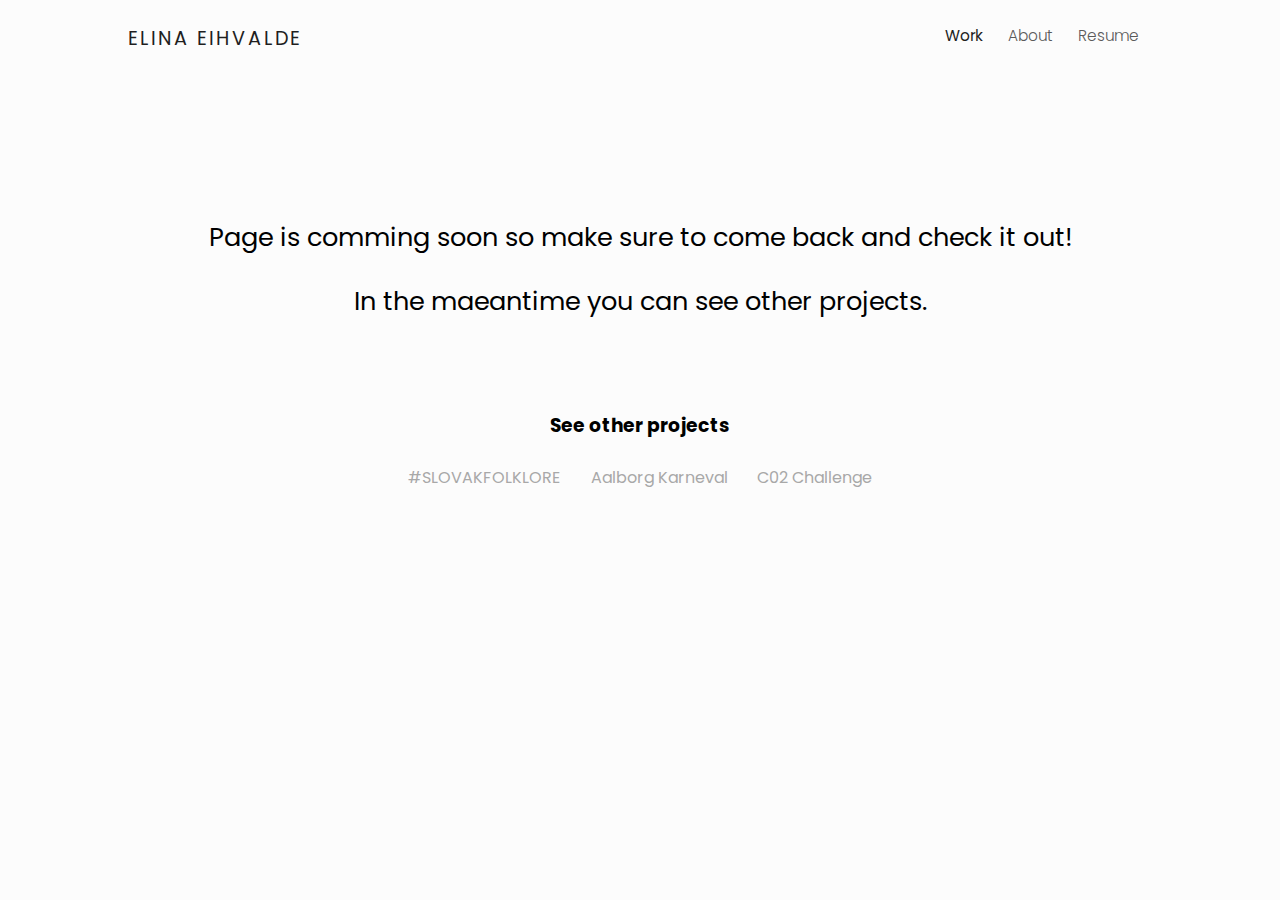
<file: work_100UI.html>
<!DOCTYPE html>
<html lang="en">

<head>
    <meta charset="UTF-8">
    <meta name="viewport" content="width=device-width, initial-scale=1.0">
    <meta http-equiv="X-UA-Compatible" content="ie=edge">
    <title>Document</title>
    <link href="https://fonts.googleapis.com/css?family=Poppins:200,400" rel="stylesheet">
   


    <link href="work_karneval.css" rel="stylesheet" type="text/css">

</head>
</html>
<body>

    <header>

        <nav id="nav">
            <a class="logo" href="index.html">ELINA EIHVALDE</a>
            <a class="pages" href="Elina_Eihvalde_Resume.pdf">Resume</a>
            <a class="pages" href="about.html">About</a>
            <a class="pages active" href="index.html#indexPage">Work</a>
        </nav>

    </header>

    <main>

        <h2 class="centeredText soon"> Page is comming soon so make sure to come back and check it out!</h2>

        <h4 class="centeredText"> In the maeantime you can see other projects. </h4>


        
    </main>

    <footer>
            <h3>See other projects</h3>
            <div class="projectLink">
                <a class="" href="work_slovak.html">#SLOVAKFOLKLORE</a>
                <a class="" href="work_karneval.html">Aalborg Karneval</a>
                <a class="" href="work_wicked.html">C02 Challenge</a>
            </div>
        </footer>

    <script src="mainJS.js"></script>


</body>

</html>
</file>
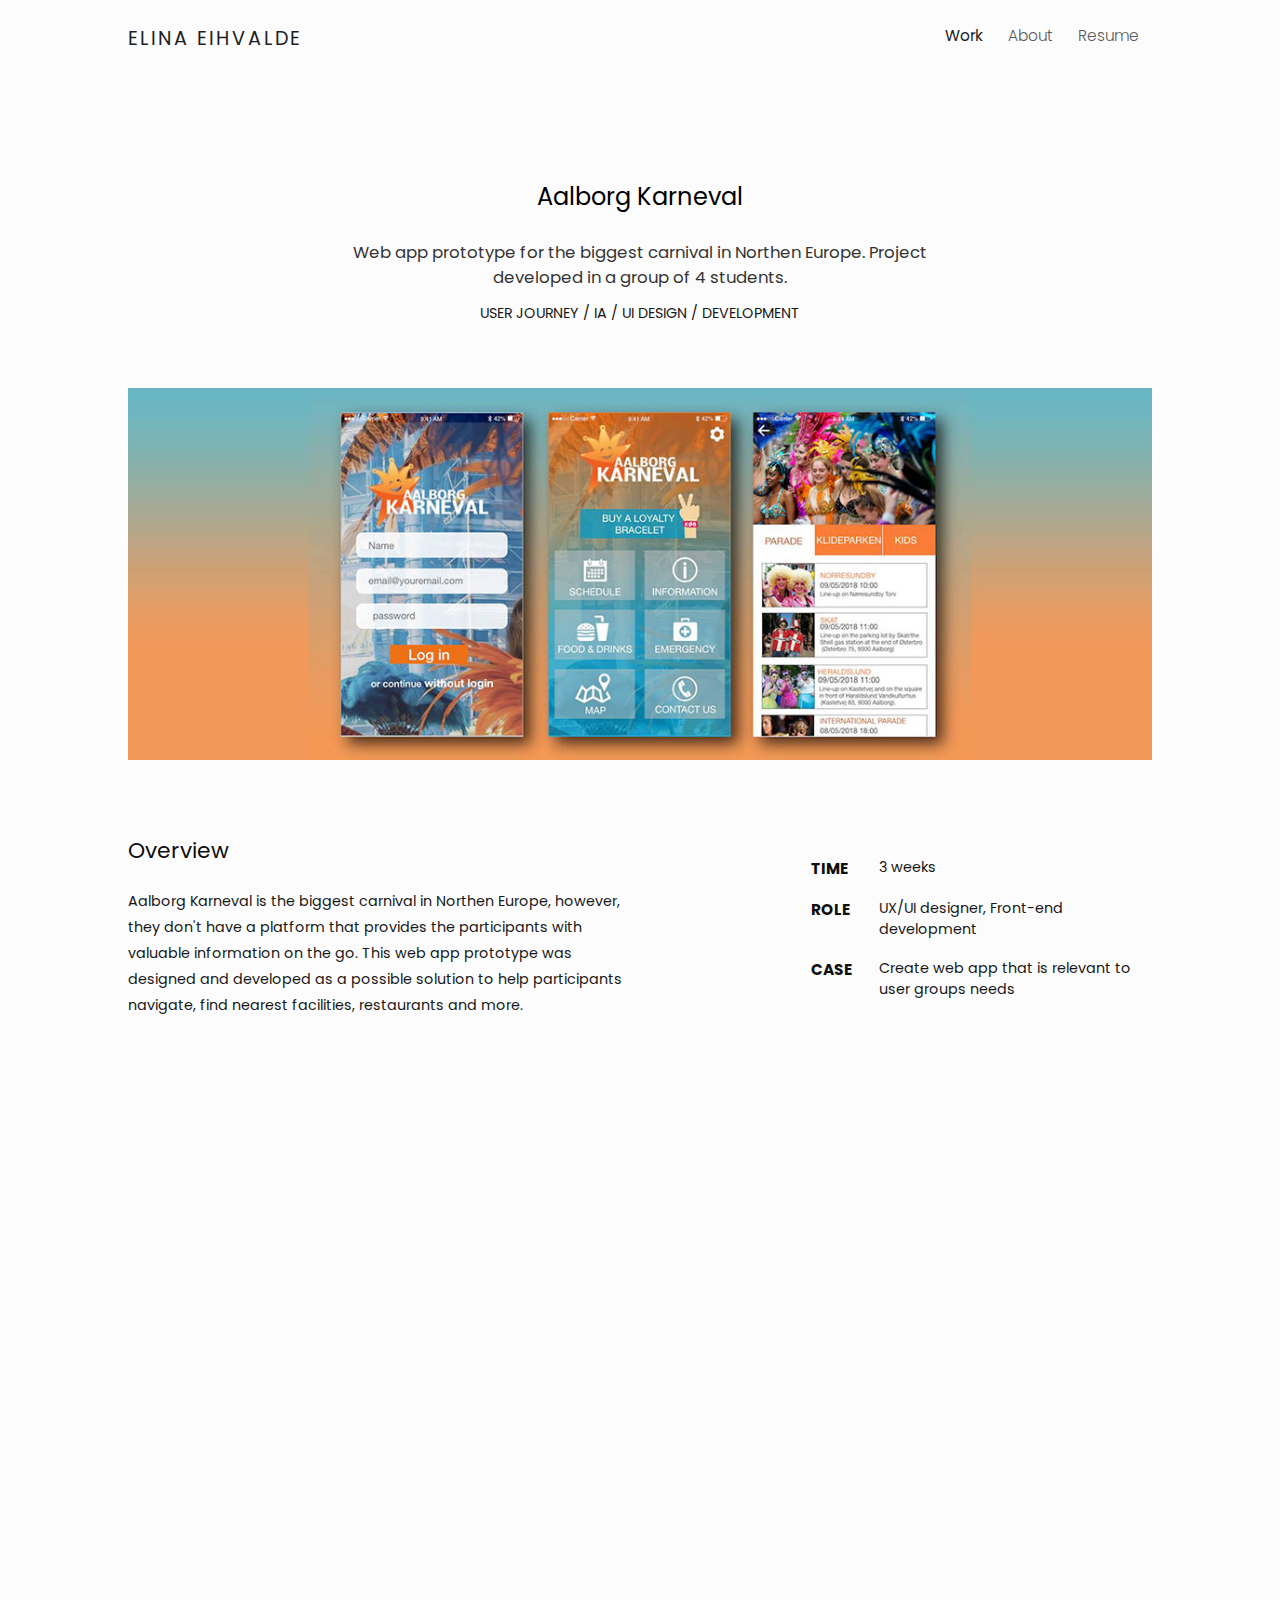
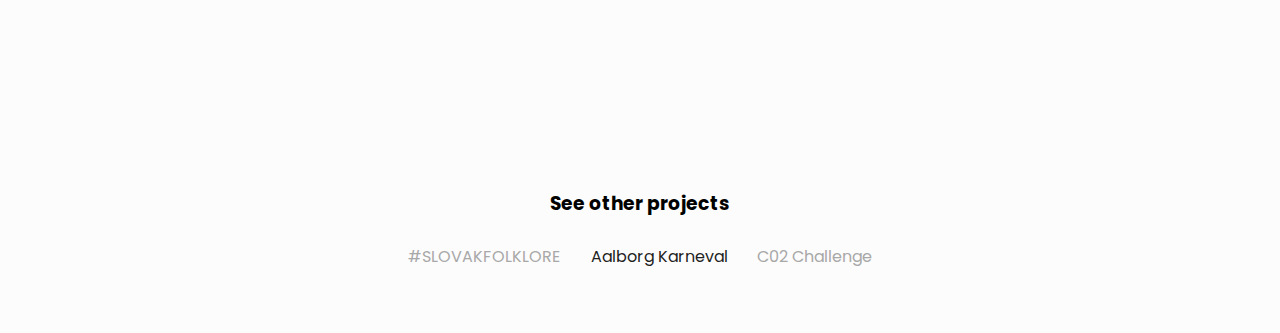
<file: work_karneval.html>
<!DOCTYPE html>
<html lang="en">

<head>
    <meta charset="UTF-8">
    <meta name="viewport" content="width=device-width, initial-scale=1.0">
    <meta http-equiv="X-UA-Compatible" content="ie=edge">
    <title>ELINA EIHVALDE</title>
    <link href="https://fonts.googleapis.com/css?family=Poppins:200,400" rel="stylesheet">


    <link href="work_karneval.css" rel="stylesheet" type="text/css">
</head>

<body>

    <header>

        <nav>
            <a class="logo" href="index.html">ELINA EIHVALDE</a>
            <a class="pages hidden-s" href="Elina_Eihvalde_Resume.pdf" target="_blank">Resume</a>
            <a class="pages hidden-s" href="about.html">About</a>
            <a class="pages hidden-s active" href="index.html#indexPage">Work</a>

            <span class="hidden-l">

                <span class="burger" onclick="openNav()"><img src="images/sharp-menu-24px dark.svg" class=" burger-icon"
                        onclick="openNav()"> </span>

                <div id="sidenav" class="sidenav" onclick="closeNav()">


                    <a href="javascript:void(0)" class="closebtn onclick=" closeNav()""><img src="images/sharp-arrow_forward-24px.svg">

                    </a>

                    <a class="nav" href="index.html#indexPage">Work</a>
                    <a class="nav no-bord" href="about.html">About</a>
                    <a class="nav" href="Elina_Eihvalde_Resume.pdf"> Dowload my resume</a>

            </span>
        </nav>

    </header>

    <main id="caseStudy">

        <section class="display ">
            <h2>Aalborg Karneval</h2>

            <h4 class="hidden-s">Web app prototype for the biggest carnival in Northen Europe. Project developed in a
                group of 4 students.</h4>
            <p class="about">User journey / IA / UI design / Development</p>

            <img class="banner" src="images/aalborg_full.jpg" width="100%">

            <div class="overviewCont">

                <div class="overview ">
                    <h3>Overview</h3>
                    <p>Aalborg Karneval is the biggest carnival in Northen Europe, however, they don't have a platform
                        that provides the participants with valuable information on the go. This web app prototype was
                        designed and developed as a possible solution to help participants navigate, find nearest
                        facilities, restaurants and more. </p>
                </div>
                <div class="specs hidden-s">
                    <strong>TIME</strong>
                    <p>3 weeks</p>
                    <strong>ROLE</strong>
                    <p>UX/UI designer, Front-end development</p>
                    <strong>CASE</strong>
                    <p>Create web app that is relevant to user groups needs </p>
                </div>
            </div>


        </section>

        <img class="banner fadeInUp-scroll" src="images/overview.jpg" width="100%">

        <section class="description hidden-s">

            <div class="left ">
                <div class="description-box fadeInUp-scroll">
                    <h4>Step 01</h4>
                    <h3>Research the problem</h3>
                    <div class="line"></div>
                    <p>We started the project by researching the carnival and talking to organizators to gain an
                        understanding of the problem. </p>
                </div>



                <div class="description-box fadeInUp-scroll">
                    <h4>Step 03</h4>
                    <h3>User journey</h3>
                    <div class="line"></div>
                    <p>To understand how the target group might interact with the web app in different situations we
                        created <strong> user personas </strong> and <strong> user scenarios </strong> that were based
                        on interviews.</p>
                </div>

                <div class="description-box fadeInUp-scroll">
                    <h4>Step 05</h4>
                    <h3>Prototyping</h3>
                    <div class="line"></div>
                    <p>Starting from sketches we worked with prototyping and user tests till we created high visual
                        fidelity prototypes with Adobe Xd that.</p>
                </div>

            </div>

            <div class="right ">

                <div class="description-box fadeInUp-scroll">
                    <h4>Step 02</h4>
                    <h3>Interviews</h3>
                    <div class="line"></div>
                    <p>We talked with 5 people who have participated in the carnival and asked them to express their
                        thoughts about the carnival and what they enjoyed and disliked. </p>
                </div>

                <div class="description-box fadeInUp-scroll">
                    <h4>Step 04</h4>
                    <h3>Sketches and wireframes</h3>
                    <div class="line"></div>
                    <p>IA was key for easy, intuitive navigation and information placement. From first lines to
                        wireframes we worked with card sorting and followed design patterns. </p>
                </div>


                <div class="description-box fadeInUp-scroll">
                    <h4>Step 06</h4>
                    <h3>Front-end development</h3>
                    <div class="line"></div>
                    <p>After the final user test the development started. For this project, I learned how to create tab
                        layout and trigger CSS with JavaScript to mimic application interactions. </p>
                </div>

            </div>
        </section>

        <section class="finalResult fadeInUp-scroll">

            <div class="description-box fadeInUp-scroll">
                <h3>Final prototype</h3>
                <p>We create a prototype for a web app that would provide Aalborg Karneval participants with useful
                    information while partying. This was my first project using JavaScript and my focus was to create a
                    layout that is powered by it and resembles a native application. For further development a database
                    would be needed as the plan was to implement a function where users could create their own schedule
                    and as well as connect with their friends and see their location on the map.


                </p>
            </div>

            <div class="final_img">
                <img src="images/carneval_final.jpg" width="100%">
            </div>


        </section>


    </main>

    <a href="#" class="go-top hidden-s">BACK TO TOP</a>

    <footer>
        <h3>See other projects</h3>
        <div class="projectLink">
            <a class="" href="work_slovak.html">#SLOVAKFOLKLORE</a>
            <a class="active" href="work_karneval.html">Aalborg Karneval</a>
            <a class="" href="work_wicked.html">C02 Challenge</a>
        </div>
    </footer>

    <script src="https://code.jquery.com/jquery-3.3.1.min.js"></script>

    <script src="mainJS.js"></script>

</body>

</html>
</file>
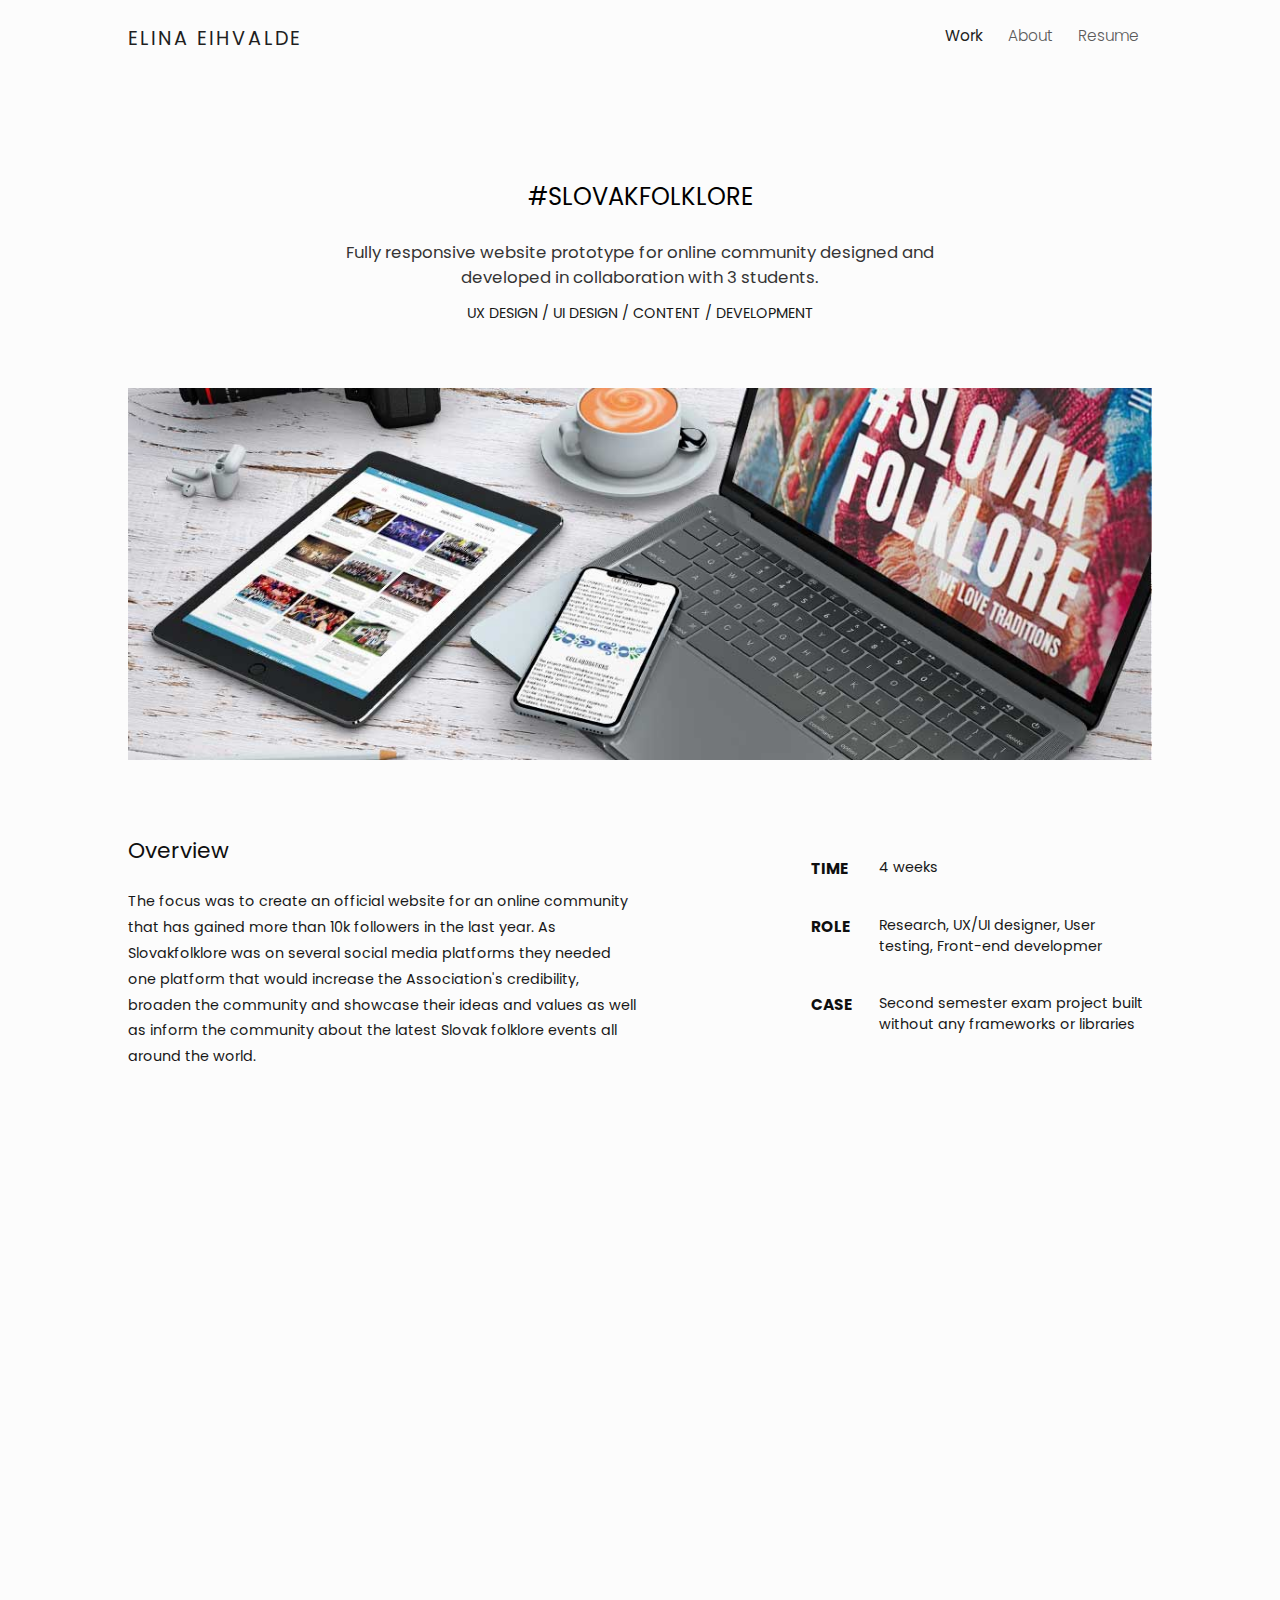
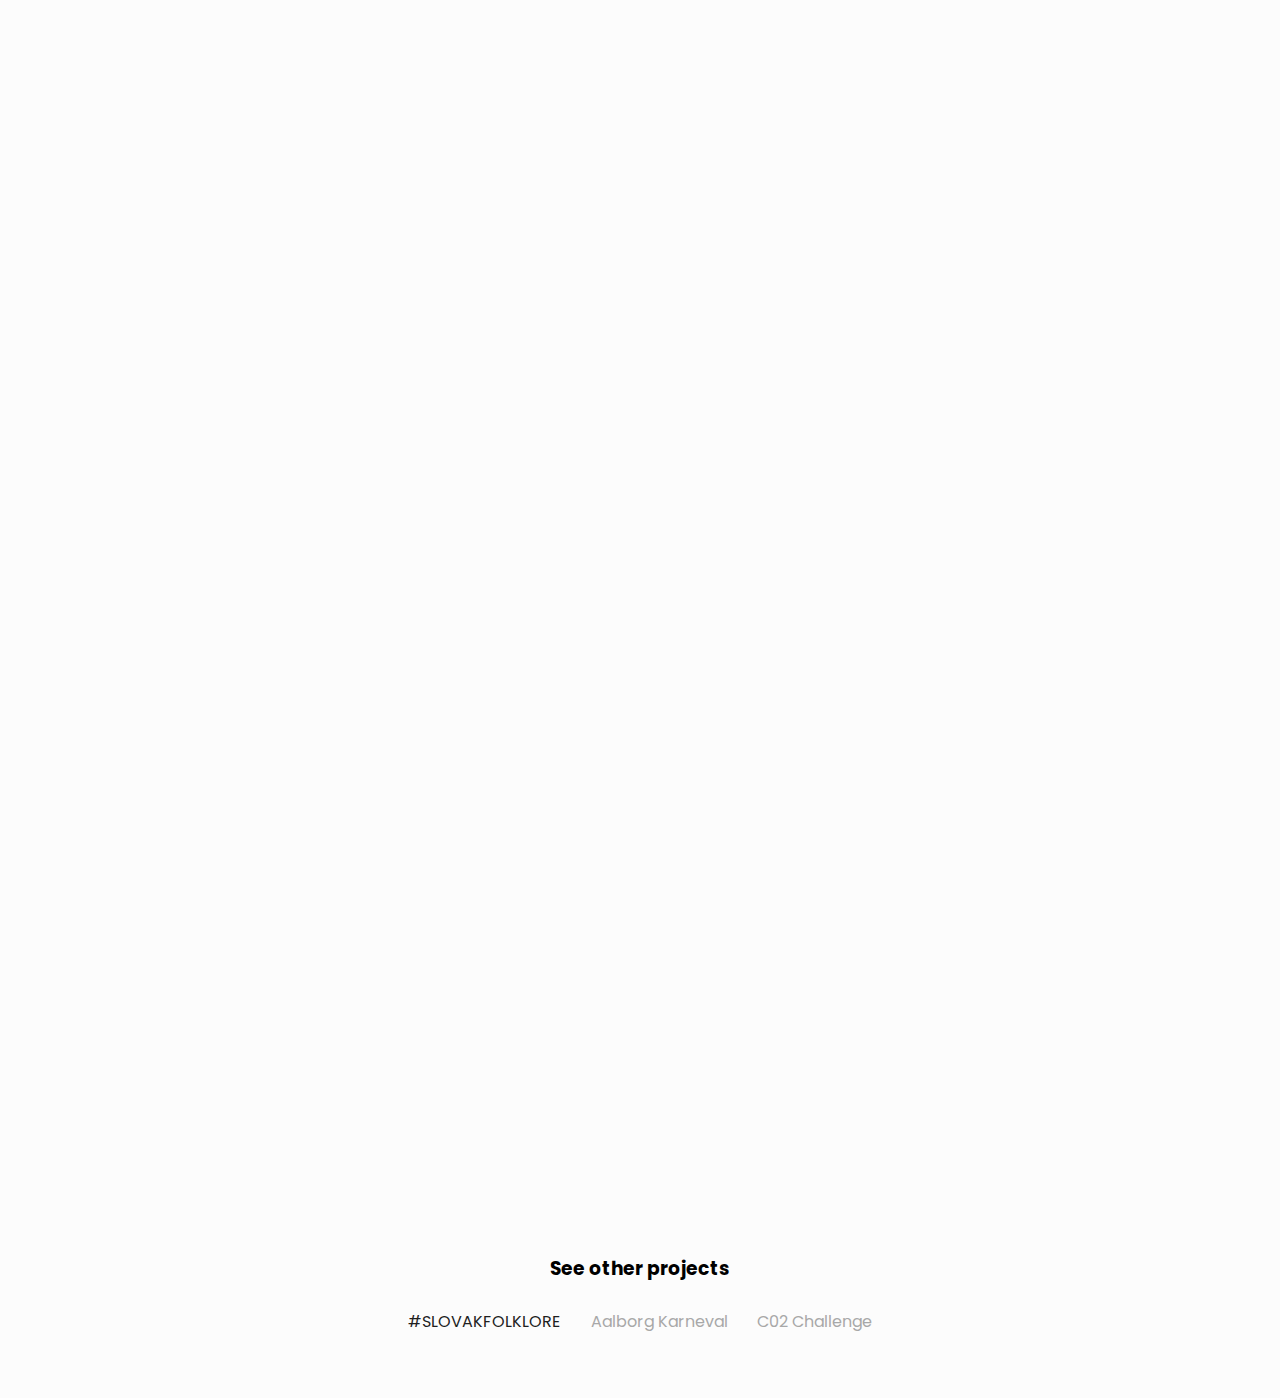
<file: work_slovak.html>
<!DOCTYPE html>
<html lang="en">

<head>
    <meta charset="UTF-8">
    <meta name="viewport" content="width=device-width, initial-scale=1.0">
    <meta http-equiv="X-UA-Compatible" content="ie=edge">
    <title>ELINA EIHVALDE</title>
    <link href="https://fonts.googleapis.com/css?family=Poppins:200,400" rel="stylesheet">


    <link href="work_karneval.css" rel="stylesheet" type="text/css">
</head>

<body>

    <header>

            <nav >
                    <a class="logo" href="index.html">ELINA EIHVALDE</a>
                    <a class="pages hidden-s" href="Elina_Eihvalde_Resume.pdf" target="_blank">Resume</a>
                    <a class="pages hidden-s" href="about.html">About</a>
                    <a class="pages hidden-s active" href="index.html#indexPage">Work</a>
        
                    <span class="hidden-l">
                        
                            <span class="burger" onclick="openNav()" ><img src="images/sharp-menu-24px dark.svg" class=" burger-icon" onclick="openNav()" > </span>
        
                            <div id="sidenav" class="sidenav" onclick="closeNav()">
                                   
                               
                                <a href="javascript:void(0)" class="closebtn onclick="closeNav()"" ><img src="images/sharp-arrow_forward-24px.svg">
                                        
                                        </a>
            
                                <a class="nav" href="index.html#indexPage">Work</a>
                                <a class="nav no-bord" href="about.html">About</a>
                                <a class="nav" href="Elina_Eihvalde_Resume.pdf"> Dowload my resume</a>
                    
                            </span>
                </nav>
    </header>

    <main id="caseStudy">

        <section class="display ">

            <h2>#SLOVAKFOLKLORE</h2>

            <h4 class="hidden-s">Fully responsive website prototype for online community designed and developed in collaboration with 3
                students.</h4>
            <p class="about">UX design / UI design / Content / Development</p>

            <img class="banner" src="images/slovak_fuller.jpg" width="100%">

            <div class="overviewCont">

                <div class="overview ">
                    <h3>Overview</h3>
                    <p>The focus was to create an official website for an online community that has gained more than 10k
                        followers in the last year. As Slovakfolklore was on several social media platforms they needed
                        one platform that would increase the Association's credibility, broaden the community and
                        showcase their ideas and values as well as inform the community about the latest Slovak folklore
                        events all around the world.
                    </p>
                </div>
                <div class="specs hidden-s">
                    <strong>TIME</strong>
                    <p>4 weeks</p>
                    <strong>ROLE</strong>
                    <p>Research, UX/UI designer, User testing, Front-end developmer</p>
                    <strong>CASE</strong>
                    <p>Second semester exam project built without any frameworks or libraries </p>
                </div>
            </div>


        </section>

        <img class="banner fadeInUp-scroll" src="images/slovak_overview.jpg" width="100%">

        <section class="description hidden-s">

            <div class="left ">
                <div class="description-box fadeInUp-scroll">
                    <h4>Step 01</h4>
                    <h3>Research the problem</h3>
                    <div class="line"></div>
                    <p>We started by understanding how #SLOVAKFOLKORE works what are the needs and who are the users.
                        At this point, I created a project and time plan that was followed throughout the project. </p>
                </div>



                <div class="description-box fadeInUp-scroll">
                    <h4>Step 03</h4>
                    <h3>Interviews</h3>
                    <div class="line"></div>
                    <p>We conducted interviews where we learned about user personal relation with their country's
                        traditions, how they understand globalization and their opinion on the combination of the
                        traditions with the modern culture.</p>
                </div>

                <div class="description-box fadeInUp-scroll">
                    <h4>Step 05</h4>
                    <h3>Mockups</h3>
                    <div class="line"></div>
                    <p>We created hi-fi visual and prototypes with some functionality in Adobe Xd. We worked with
                        semiotics, color theory and tried working with Material design. This was the final design stage
                        before starting the development process. </p>
                </div>

            </div>

            <div class="right ">


                <div class="description-box fadeInUp-scroll">
                    <h4>Step 02</h4>
                    <h3>Survey</h3>
                    <div class="line"></div>
                    <p>To understand what #SLOVAKFOLKORE's users are most interested in, we created a  survey which
                        that was posted on both of #SLOVAKFOLKORE’s social media accounts</p>
                </div>

                <div class="description-box fadeInUp-scroll">
                    <h4>Step 04</h4>
                    <h3>Sketches and wireframes</h3>
                    <div class="line"></div>
                    <p>The design process started with brainstorming to create different layout options that were based
                        on research. This phase was stating point for prototyping where we gained feedback and refined
                        the product.
                    </p>
                </div>



                <div class="description-box fadeInUp-scroll">
                    <h4>Step 06</h4>
                    <h3>Front-end development</h3>
                    <div class="line"></div>
                    <p>For this project I was responsible for the development process. We created a responsive website
                        by using HTML, CSS, JavaScript and jQuery. As the requirements forbid to use any 3rd party code
                        it was challenging but I learned a lot about working with JavaScript had to learn a lot to
                        implement functionality.
                    </p>
                </div>

            </div>
        </section>

        <section class="finalResult fadeInUp-scroll">

            <div class="description-box fadeInUp-scroll">
                <h3>Final prototype</h3>
                <p>en developing this website we tried to combine modern UI elements with a traditional theme, moreover
                    we worked with semiotics and created adaptions of Slovak national colors. We created a prototype
                    for a platform where the organization's followers could learn about upcoming events, read about
                    different folk groups and contact them. To achieve this we created a simple filtration function so
                    users could separate the ensembles by region, alphabetically and by type, but events by type and
                    month. </p>
            </div>
            <div class="final_img img-grid">
                <img class=" fadeInUp-scroll" src="images/home.jpg" width="100%">
                <img class=" fadeInUp-scroll" src="images/events.jpg" width="100%">
                <img class=" fadeInUp-scroll" src="images/slovak_phones.png" width="100%">
                <img class=" fadeInUp-scroll" src="images/events_overlay.jpg" width="100%">
            </div>


        </section>


    </main>

    <a href="#" class="go-top hidden-s">BACK TO TOP</a>

    

    <footer>
        <h3>See other projects</h3>
        <div class="projectLink">
            <a class="active" href="work_slovak.html">#SLOVAKFOLKLORE</a>
            <a class="" href="work_karneval.html">Aalborg Karneval</a>
            <a class="" href="work_wicked.html">C02 Challenge</a>
        </div>
    </footer>

    <script src="https://code.jquery.com/jquery-3.3.1.min.js"></script>

    <script src="mainJS.js"></script>

</body>

</html>
</file>
<file: work_karneval.css>
* {
  margin: 0;
  padding: 0;
  text-decoration: none;
  font-family: 'Poppins', sans-serif;
  box-sizing: border-box;
}

body {
  background-color: #fcfcfc;
}

header {
  height: 7vw;
}

nav {
  position: relative;
  padding: 1.5em 10%;
  animation-name: slideIn;
  animation-duration: 800ms;
  background-color: #fcfcfc;


}

@keyframes slideIn {
  0% {
    top: -2.5vw;
    opacity: 0;
  }

  100% {
    top: 0;
    opacity: 1;
  }
}



nav .logo {
  font-size: 1.5vw;
  font-weight: 400;
  color: rgb(31, 31, 31);
  letter-spacing: 0.15em;
}


/* Burger menu
-----------------------------*/
.burger-icon {
  width: 8vw;
  float: right;
  margin: 0 1vw;
}

.sidenav {
  height: 100%;
  width: 0;
  position: fixed;
  z-index: 1;
  top: 0;
right: 0;
  background-color: #fcfcfc;
  overflow-x: hidden;
  transition: 0.3s;
  box-shadow: 0 19px 38px rgba(0,0,0,0.30), 0 15px 12px rgba(0,0,0,0.22);

}

.sidenav a {
 text-decoration: none;
  font-size: 5vw;
  font-weight: 400;
  color: #414141;
  display: block;
  text-align: center;
  padding: 5vw;
  
}


.sidenav .closebtn {
  position: relative;
  color: #fff;
 
  font-weight: 400;
  padding-left: 2vw;
  transition: 0.15s;
  text-align: right;
}

.logo-burger{
  padding-top:6vw;
  padding-left: 2.5em;
  padding-bottom: 2em;
  color: #fff;
}


/* burger menu ends here*/



.pages {
  font-size: 1.2vw;
  font-weight: 300;
  color: rgb(90, 90, 90);
  margin: 0 1vw;
  float: right;
  position: relative;
}

.pages::after {
  content: '';
  position: absolute;
  width: 100%;
  transform: scaleX(0);
  height: 2px;
  bottom: 0;
  left: 0;
  background-color: #0FCF9B;
  transform-origin: bottom right;
  transition: transform 0.3s ease-in;
}

.pages:hover::after {
  transform: scaleX(1);
  transform-origin: bottom left;
}

.active {
  color: rgb(31, 31, 31);
  font-weight: 400;
}



#caseStudy,
#about {
  margin-top: 7vw;
  padding: 0 10%;
  animation: fadein 3s;
}
@keyframes fadein {
  from {opacity: 0;}
  to {opacity: 1;}
}

.centeredText {
  text-align: center;
  font-weight: 400;
  font-size: 2vw;
  padding-bottom: 2vw;
}

.soon { margin-top: 10vw;}
.about {
  text-align: center;
  text-transform: uppercase;
  margin-top: 1vw;
  font-weight: 300;
}




#caseStudy p {
  font-size: 1.12vw;
  font-weight: 400;
  color: #181818;
}

.display h2 {
  text-align: center;
  font-weight: 400;
  padding-bottom: 2vw;
}

.display h4 {
  margin: auto;
  text-align: center;
  color: #353434;
  font-weight: 400;
  font-size: 1.3vw;
  width: 60%;
}

.banner {
  text-align: center;
  margin: 5vw auto;
}



.center {
  text-align: center;
  margin: auto;
}

.overviewCont {
  display: grid;
  grid-template-columns: repeat(6, 1fr);
  color: #0f0f0f;
  margin-bottom: 3vw;
}

.overview {
  grid-column: 1/4;
  text-align: left;
  line-height: 1.8;
}

.overview h3,
.finalResult h3 {
  margin-bottom: 1.5vw;
  font-size: 1.7vw;
  font-weight: 400;

}

.specs {
  grid-column: 5/7;
  display: grid;
  grid-template-columns: 1fr 4fr;
  margin-top: 2vw;
}

.specs p {
  grid-column: 2/5;
}

.specs strong {
  grid-column: 1/1;
  font-size: 1.2vw;
}

.description {
  display: grid;
  grid-template-columns: 1fr 1fr;
  margin-top: 5vw;
  grid-column-gap: 3vw;
  grid-column: 1/7;
  line-height: 1.8;
}

.description h3 {
  font-weight: 400;
}

.line {
  margin-bottom: 1.5vw;
  width: 3vw;
  border-bottom: rgb(39, 168, 147) 1px solid;
}

.description h4 {
  font-size: 1.5vw;
  font-weight: 300;
  line-height: 1.2vw;
}


.left {
  display: grid;
  grid-column: 1/2;
  grid-template-rows: repeat(3, 1fr);
  grid-row-gap: 4vw;
}

.right {
  display: grid;
  grid-column: 2/3;
  grid-row-gap: 4vw;
  grid-template-rows: repeat(3, 1fr);
}



.fadeInUp-scroll.visible {
  opacity: 1 !important;
  transform: translateY(0) !important;
  transition: all ease-in 1s;
}

.finalResult {
  margin-top: 8vw;

}

.finalResult .description-box {
  margin: 5vw auto;
  text-align: center;
  width: 70%;
}


footer {
  text-align: center;
  margin: 5vw 0 ;

}

.img-grid {
  display: grid;
  grid-template-columns: 1fr 1fr;
  grid-gap: 6vw;

}

.img-grid img {
  align-self: center;
}

.social {
  padding: 2vw 1vw;
}

footer a {
  font-weight: 400;
  color: rgb(168, 168, 168);

}

footer h3 {
  padding-bottom: 2vw;
}

.projectLink a {
  margin: 2vw 1vw;
}

footer a:hover {
  color: rgb(31, 31, 31);
}




.fade-enter-active,
.fade-leave-active {
  transition: all 0.8s ease;
  overflow: hidden;
  visibility: visible;
  opacity: 1;
  position: absolute;
}

.fade-enter,
.fade-leave-to {
  opacity: 0;
  visibility: hidden;
}




.go-top {
  position: fixed;
  bottom: 2em;
  right: 2em;
  text-decoration: none;
  padding: 1em;
  display: none;
  writing-mode: vertical-rl;
  text-orientation: sideways;
  color: #6d6d6d;
}





@media (max-width:599px) {
  .hidden-s {
    display: none;
  }

  nav .logo {
    font-size: 5vw;
  }

  .display h2 {
    font-size: 6vw;
  }

  #caseStudy  {
    margin-top: 20vw;
  }

  #caseStudy p {
    font-size: 4vw;
    width: 100%;
  }

  #caseStudy, #about { padding: 0 5%;}

  .finalResult .description-box {
    width: 100%;
    margin: 5vw auto 10vw;
  }

  .overview h3,
  .finalResult h3,
  .description h3 {
    font-size: 5vw;
  }

  .overview {
    grid-column: 1/7;
    text-align: center;
  }
  .specs { grid-column: 1/7;}
  .projectLink a{ display: block;}
  footer {margin: 10vw 0;}
}

@media (min-width:600px) and (max-width:899px){
  .hidden-l {display: none;}
}

@media (min-width:900px){	
  .hidden-l {display: none;}
}
</file>
